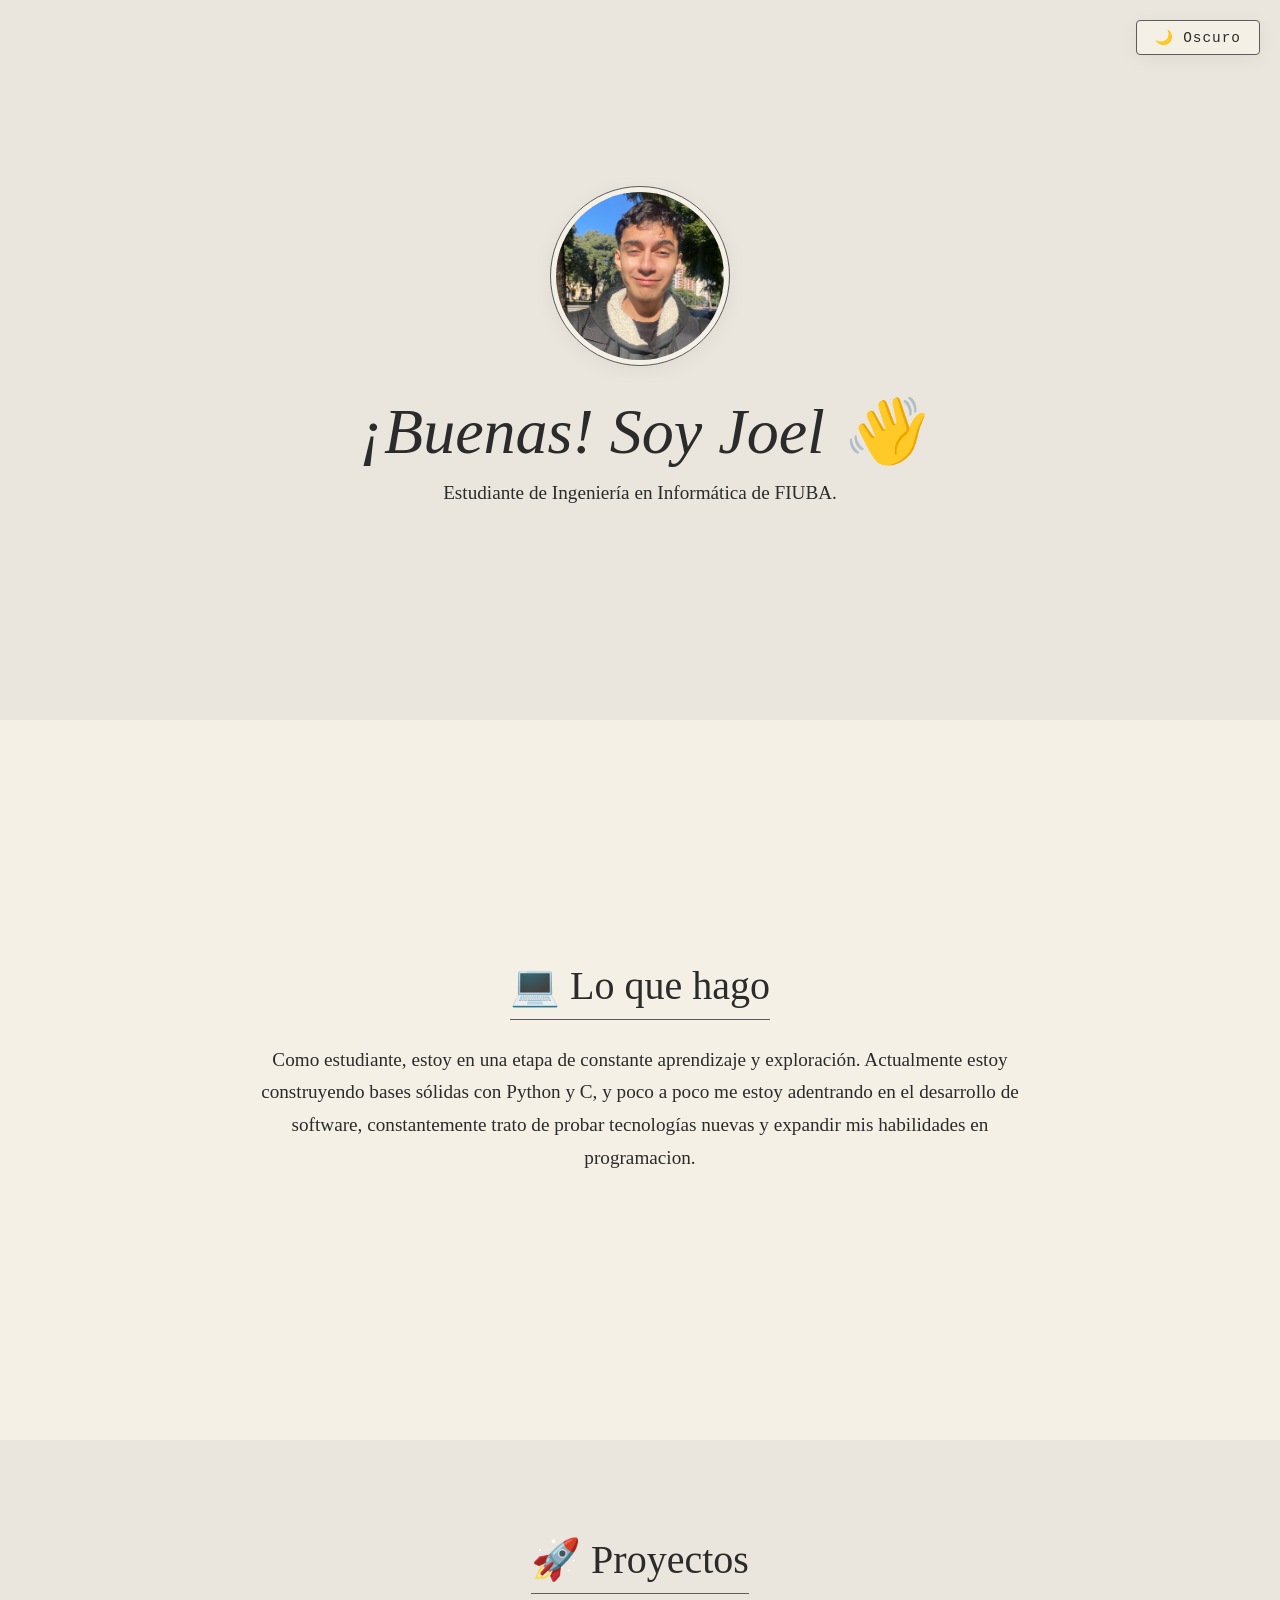
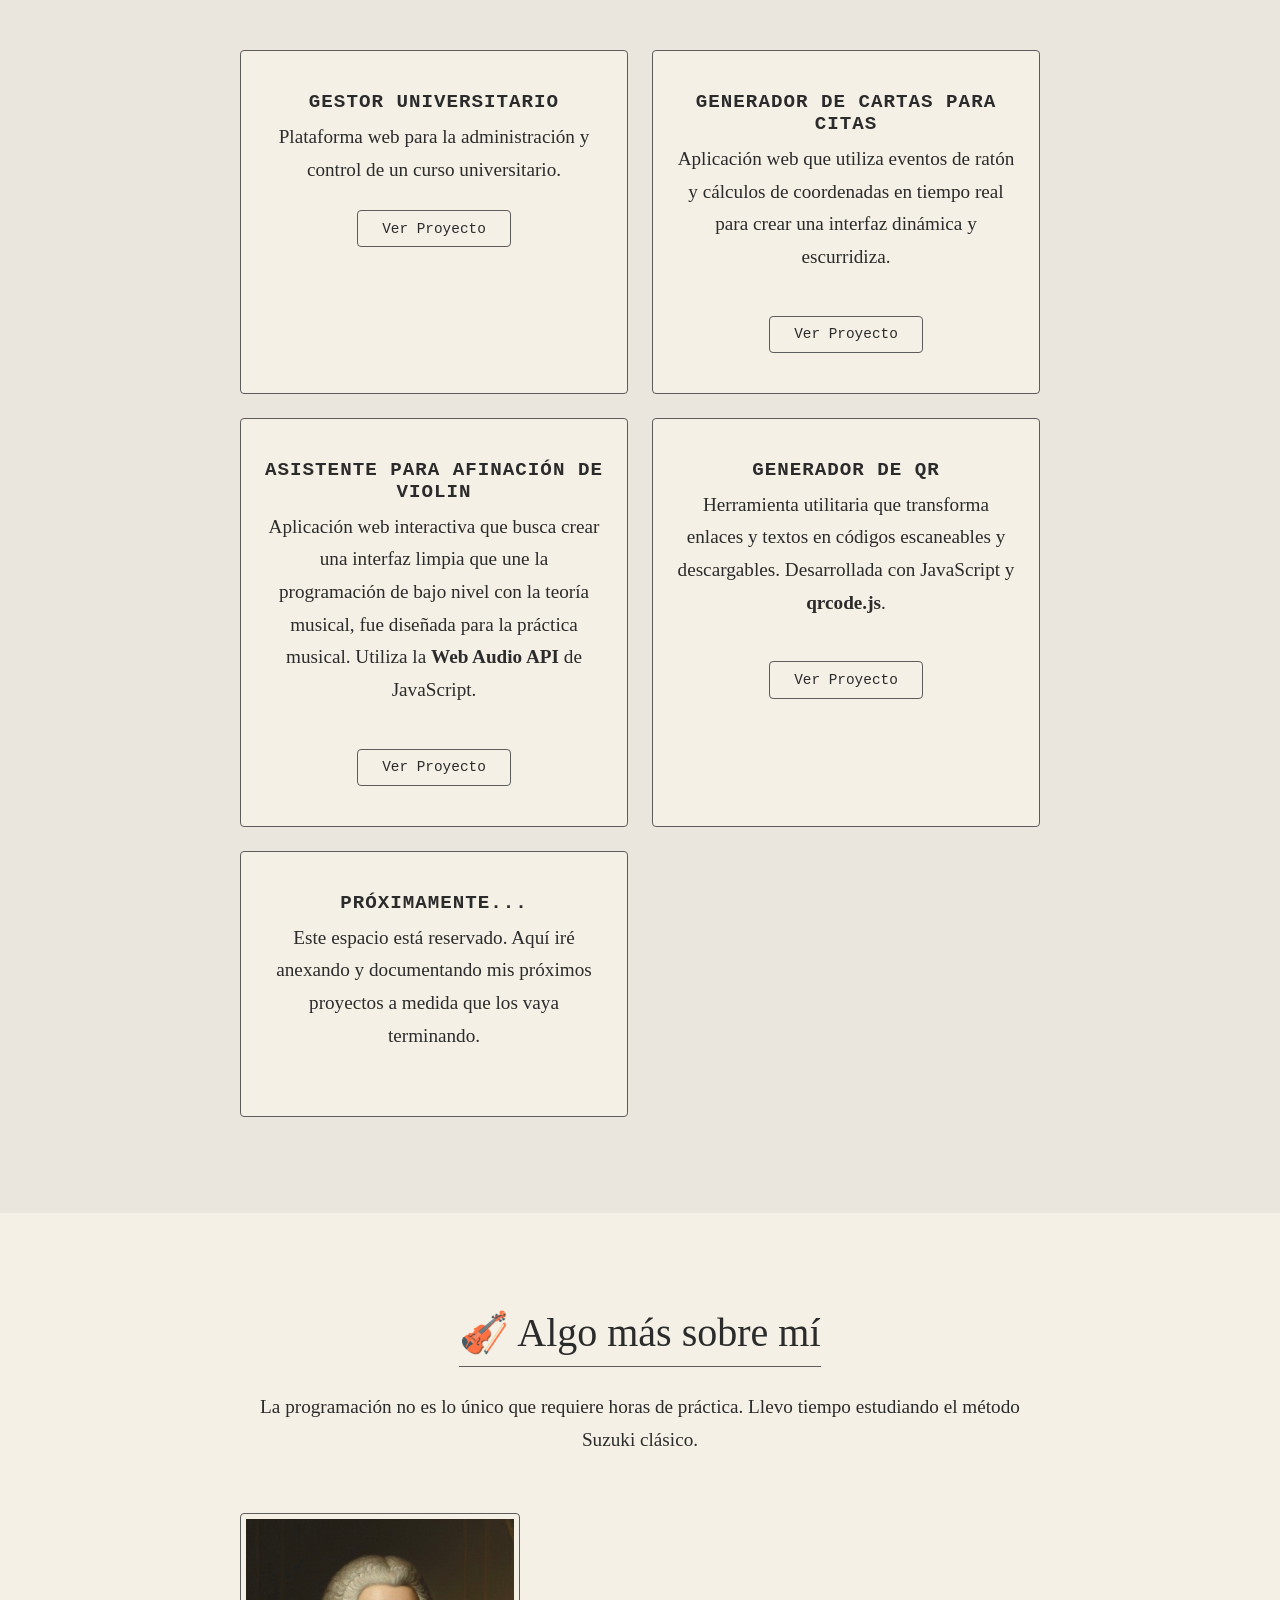
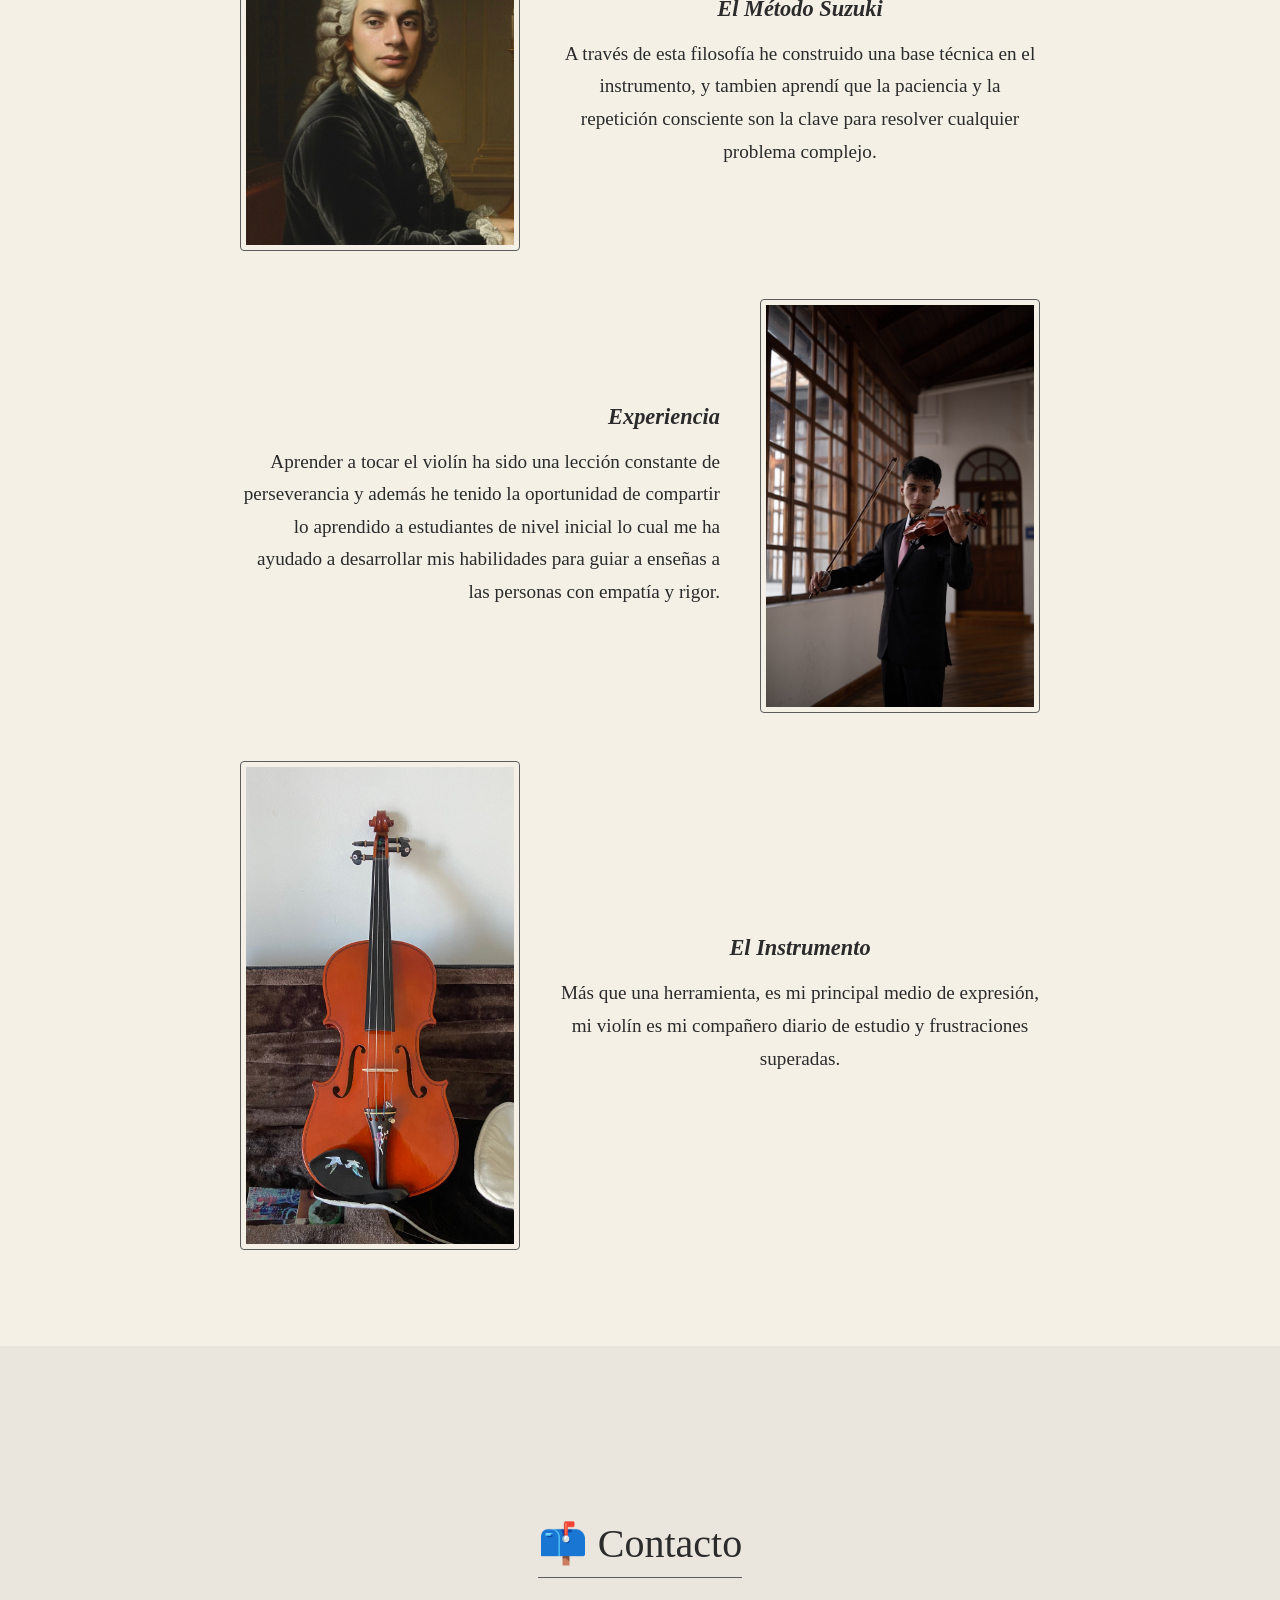
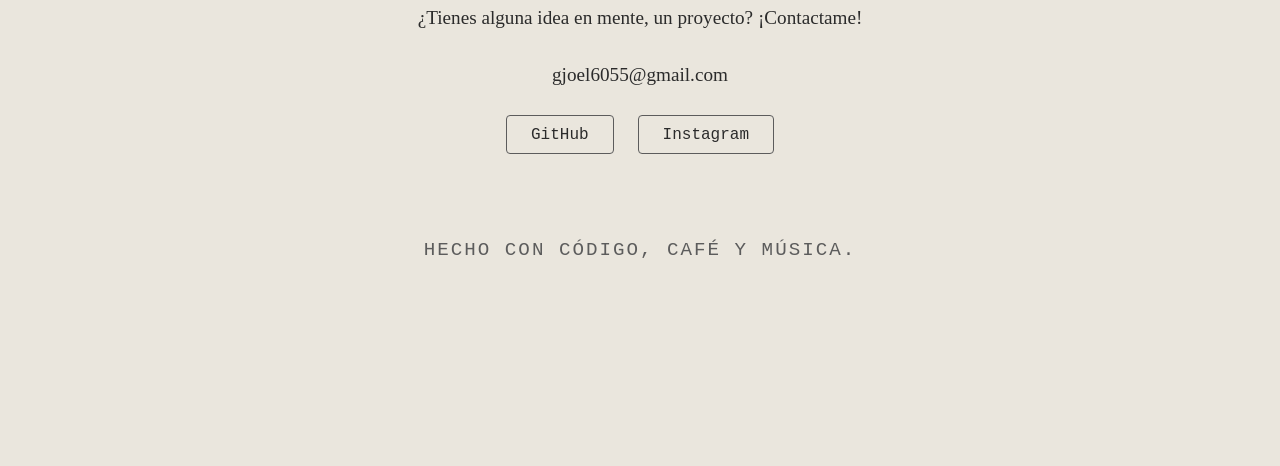
<file: index.html>
<!DOCTYPE html>
<html lang="es">
<head>
    <meta charset="UTF-8">
    <meta name="viewport" content="width=device-width, initial-scale=1.0">
    <title>Joel | Portafolio Interactivo</title>
    <link rel="stylesheet" href="css/style.css">
</head>
<body>

    <button id="theme-toggle" class="theme-btn">🌙 Oscuro</button>

    <section class="full-section hero">
        <div class="content-wrapper">
            <img src="assets/img/mi-foto.jpeg" alt="Foto de Joel" class="avatar">
            <h1>¡Buenas! Soy Joel 👋</h1>
            <p>Estudiante de Ingeniería en Informática de FIUBA.</p>
        </div>
    </section>

    <section class="full-section">
        <div class="content-wrapper">
            <h2>💻 Lo que hago</h2>
           <p>Como estudiante, estoy en una etapa de constante aprendizaje y exploración. Actualmente estoy construyendo bases sólidas con Python y C, y poco a poco me estoy adentrando en el desarrollo de software, constantemente trato de probar tecnologías nuevas y expandir mis habilidades en programacion.</p>
        </div>
    </section>

    <section class="full-section">
        <div class="content-wrapper">
            <h2>🚀 Proyectos</h2>
            <div class="projects-grid">
                <div class="project-item">
                    <h3>Gestor universitario</h3>
                    <p>Plataforma web para la administración y control de un curso universitario.</p>
                    <a href=https://github.com/gjoel6055-wq/gestor-universitario-armjsss target="_blank" class="social-btn" style="display: inline-block; font-size: 0.9rem;">Ver Proyecto</a>
                </div>
                <div class="project-item">
                    <h3>Generador de cartas para citas</h3>
                    <p>Aplicación web que utiliza eventos de ratón y cálculos de coordenadas en tiempo real para crear una interfaz dinámica y escurridiza.</p>
                    <br>
                    <a href=https://gjoel6055-wq.github.io/generador-cartas/ target="_blank" class="social-btn" style="display: inline-block; font-size: 0.9rem;">Ver Proyecto</a>
                </div>
                <div class="project-item">
                    <h3>Asistente para afinación de violin</h3>
                    <p>Aplicación web interactiva que busca crear una interfaz limpia que une la programación de bajo nivel con la teoría musical, fue diseñada para la práctica musical. Utiliza la <b>Web Audio API</b> de JavaScript.  </p>
                    <br>
                    <a href=https://gjoel6055-wq.github.io/afinador-violin/ target="_blank" class="social-btn" style="display: inline-block; font-size: 0.9rem;">Ver Proyecto</a>
                </div>
                <div class="project-item">
                    <h3>Generador de QR</h3>
                    <p>Herramienta utilitaria que transforma enlaces y textos en códigos escaneables y descargables. Desarrollada con JavaScript y <b>qrcode.js</b>. </p>
                    <br>
                    <a href=https://gjoel6055-wq.github.io/generador-qr/ target="_blank" class="social-btn" style="display: inline-block; font-size: 0.9rem;">Ver Proyecto</a>
                </div>
                <div class="project-item">
                    <h3>Próximamente...</h3>
                    <p>Este espacio está reservado. Aquí iré anexando y documentando mis próximos proyectos a medida que los vaya terminando.</p>
                </div>
            </div>
        </div>
    </section>

    <section class="full-section">
        <div class="content-wrapper">
            <h2>🎻 Algo más sobre mí</h2>
            <p>La programación no es lo único que requiere horas de práctica. Llevo tiempo estudiando el método Suzuki clásico.</p>

            <div class="music-gallery">

                <article class="music-card">
                    <img src="assets/img/joel-barroco.jpeg" alt="Práctica de violín" class="music-photo">
                    <div class="music-info">
                        <h3>El Método Suzuki</h3>
                        <p>A través de esta filosofía he construido una base técnica en el instrumento, y tambien aprendí que la paciencia y la repetición consciente son la clave para resolver cualquier problema complejo. </p>
                    </div>
                </article>

                <article class="music-card">
                    <img src="assets/img/joel-tocando.jpeg" alt="Partitura de Bach" class="music-photo">
                    <div class="music-info">
                        <h3>Experiencia</h3>
                        <p>Aprender a tocar el violín ha sido una lección constante de perseverancia y además he tenido la oportunidad de compartir lo aprendido a estudiantes de nivel inicial lo cual me ha ayudado a desarrollar mis habilidades para guiar a enseñas a las personas con empatía y rigor.</p>
                    </div>
                </article>

                <article class="music-card">
                    <img src="assets/img/violin-joel.jpeg" alt="Detalle del instrumento" class="music-photo">
                    <div class="music-info">
                        <h3>El Instrumento</h3>
                        <p>Más que una herramienta, es mi principal medio de expresión, mi violín es mi compañero diario de estudio y frustraciones superadas.</p>
                    </div>
                </article>

            </div>
        </div>
    </section>

    <section class="full-section contact-section">
        <div class="content-wrapper">
            <h2>📫 Contacto</h2>
            <p>¿Tienes alguna idea en mente, un proyecto? ¡Contactame!</p>
            <p> gjoel6055@gmail.com </p>
            <div class="social-links">
                <a href="https://github.com/gjoel6055-wq" target="_blank" class="social-btn">GitHub</a>
                <a href="https://www.instagram.com/rodgal_215/" target="_blank" class="social-btn">Instagram</a>
            </div>
        </div>

        <footer>
            <p>Hecho con código, café y música.</p>
        </footer>
    </section>

    <script src="js/main.js"></script>
</body>
</html>
</file>
<file: css/style.css>
/* --- Variables para el Tema Claro (Pergamino y Tinta) --- */
:root {
    --bg-1: #f4f0e6; /* Blanco pergamino / papel antiguo */
    --bg-2: #eae6dd; /* Pergamino ligeramente más oscuro */
    --text-color: #2b2b2b; /* Gris carbón casi negro (tinta) */
    --accent: #5c5c5c; /* Gris poético plomizo */
    --shadow: 0 4px 20px rgba(0, 0, 0, 0.05);
}

/* --- Variables para el Tema Oscuro (Noche de Insomnio) --- */
[data-theme="dark"] {
    --bg-1: #1c1c1c; /* Negro desteñido / textura de pizarra */
    --bg-2: #262626; /* Gris muy oscuro para contrastar */
    --text-color: #dcdcdc; /* Blanco ceniza, no lastima la vista */
    --accent: #9ca3af; /* Plata avejentada */
    --shadow: 0 4px 20px rgba(0, 0, 0, 0.5);
}

* {
    margin: 0;
    padding: 0;
    box-sizing: border-box;
    transition: background-color 0.6s ease, color 0.6s ease, border-color 0.6s ease, filter 0.6s ease;
}

body {
    /* Fuentes clásicas Serif para dar aspecto de libro de poesía */
    font-family: 'Baskerville', 'Palatino Linotype', 'Times New Roman', serif;
    color: var(--text-color);
    overflow-x: hidden;
}

/* --- Botón flotante de modo oscuro --- */
.theme-btn {
    position: fixed;
    top: 20px;
    right: 20px;
    background-color: var(--bg-1);
    color: var(--text-color);
    border: 1px solid var(--accent); /* Borde fino y elegante */
    padding: 8px 18px;
    border-radius: 4px; /* Cuadrado como una tecla antigua */
    font-family: 'Courier', 'Courier New', monospace; /* Fuente de máquina de escribir */
    font-size: 0.9rem;
    letter-spacing: 1px;
    cursor: pointer;
    box-shadow: var(--shadow);
    transition: transform 0.3s ease, background-color 0.3s ease;
    z-index: 1000;
}

.theme-btn:hover {
    transform: translateY(-2px); /* Movimiento sutil, sin rotaciones bruscas */
    background-color: var(--bg-2);
}

/* --- Estructura de Secciones a Pantalla Completa --- */
.full-section {
    width: 100vw;
    min-height: 80vh;
    display: flex;
    flex-direction: column;
    justify-content: center;
    align-items: center;
    padding: 6rem 2rem;
}

.full-section:nth-child(odd) {
    background-color: var(--bg-1);
}

.full-section:nth-child(even) {
    background-color: var(--bg-2);
}

.content-wrapper {
    max-width: 800px;
    width: 100%;
    text-align: center;
}

/* --- Tipografía y Elementos Visuales --- */
h1 {
    font-size: 4rem;
    margin-bottom: 0.5rem;
    font-weight: normal;
    font-style: italic; /* Toque literario */
}

h2 {
    font-size: 2.5rem;
    margin-bottom: 1.5rem;
    font-weight: normal;
    border-bottom: 1px solid var(--accent); /* Línea divisoria elegante */
    padding-bottom: 10px;
    display: inline-block;
}

p {
    font-size: 1.2rem;
    line-height: 1.7;
    margin-bottom: 1.5rem;
}

/* Magia TTPD en las fotos: Filtro blanco y negro/sepia */
.avatar {
    width: 180px;
    height: 180px;
    border-radius: 50%;
    object-fit: cover;
    border: 1px solid var(--accent);
    padding: 5px; /* Efecto de marco paspartú */
    background-color: var(--bg-1);
    box-shadow: var(--shadow);
    margin-bottom: 1.5rem;

}

/* --- Grilla para proyectos --- */
.projects-grid {
    display: grid;
    grid-template-columns: 1fr 1fr;
    gap: 1.5rem;
    margin-top: 2rem;
}

.project-item {
    background-color: var(--bg-1);
    padding: 2.5rem 1.5rem;
    border-radius: 4px;
    border: 1px solid var(--accent); /* Bordes rectos, minimalistas */
    transition: transform 0.4s ease;
}

.project-item:hover {
    transform: translateY(-5px); /* Elevación elegante */
}

.project-item h3 {
    margin-bottom: 0.5rem;
    font-size: 1.2rem;
    font-family: 'Courier', 'Courier New', monospace;
    text-transform: uppercase;
    letter-spacing: 1px;
}

/* --- Sección de Contacto --- */
.contact-section {
    position: relative;
}

.social-links {
    display: flex;
    justify-content: center;
    gap: 1.5rem;
    flex-wrap: wrap;
    margin-top: 1rem;
}

.social-btn {
    text-decoration: none;
    color: var(--text-color);
    background-color: transparent;
    padding: 0.6rem 1.5rem;
    border-radius: 4px;
    font-family: 'Courier', 'Courier New', monospace;
    font-size: 1rem;
    border: 1px solid var(--accent);
    transition: all 0.3s ease;
}

.social-btn:hover {
    background-color: var(--text-color);
    color: var(--bg-1);
}

/* --- Pie de página --- */
footer {
    margin-top: 5rem;
    font-family: 'Courier', 'Courier New', monospace;
    font-size: 0.9rem;
    color: var(--accent);
    text-transform: uppercase;
    letter-spacing: 2px;
}

/* --- Galería de Música con Texto --- */
.music-gallery {
    display: flex;
    flex-direction: column;
    gap: 3rem; /* Más espacio para respirar */
    margin-top: 3.5rem;
}

.music-card {
    display: flex;
    align-items: center;
    gap: 2.5rem;
    background-color: transparent; /* Sin fondo para que parezca texto sobre papel */
    padding: 0;
}

.music-card:nth-child(even) {
    flex-direction: row-reverse;
    text-align: right;
}

.music-photo {
    width: 40%;
    max-width: 280px;
    height: auto;
    border-radius: 4px;
    border: 1px solid var(--accent);
    padding: 5px; /* Marco de foto antigua */
    background-color: var(--bg-1);
    flex-shrink: 0;

}

.music-info {
    flex-grow: 1;
}

.music-info h3 {
    color: var(--text-color);
    margin-bottom: 1rem;
    font-size: 1.4rem;
    font-family: 'Baskerville', 'Palatino Linotype', serif;
    font-style: italic;
}

.music-info p {
    margin-bottom: 0;
}

/* --- Diseño Adaptable para Celulares (Mobile) --- */
@media (max-width: 768px) {
    .music-card, .music-card:nth-child(even) {
        flex-direction: column;
        text-align: center;
        gap: 1.5rem;
    }

    .music-photo {
        width: 100%;
        height: auto;
        /* Aseguramos que la foto del violín vertical no se recorte en móvil */
        aspect-ratio: auto;
    }

    .projects-grid {
        grid-template-columns: 1fr; /* Una sola columna en celulares */
    }
}
</file>
